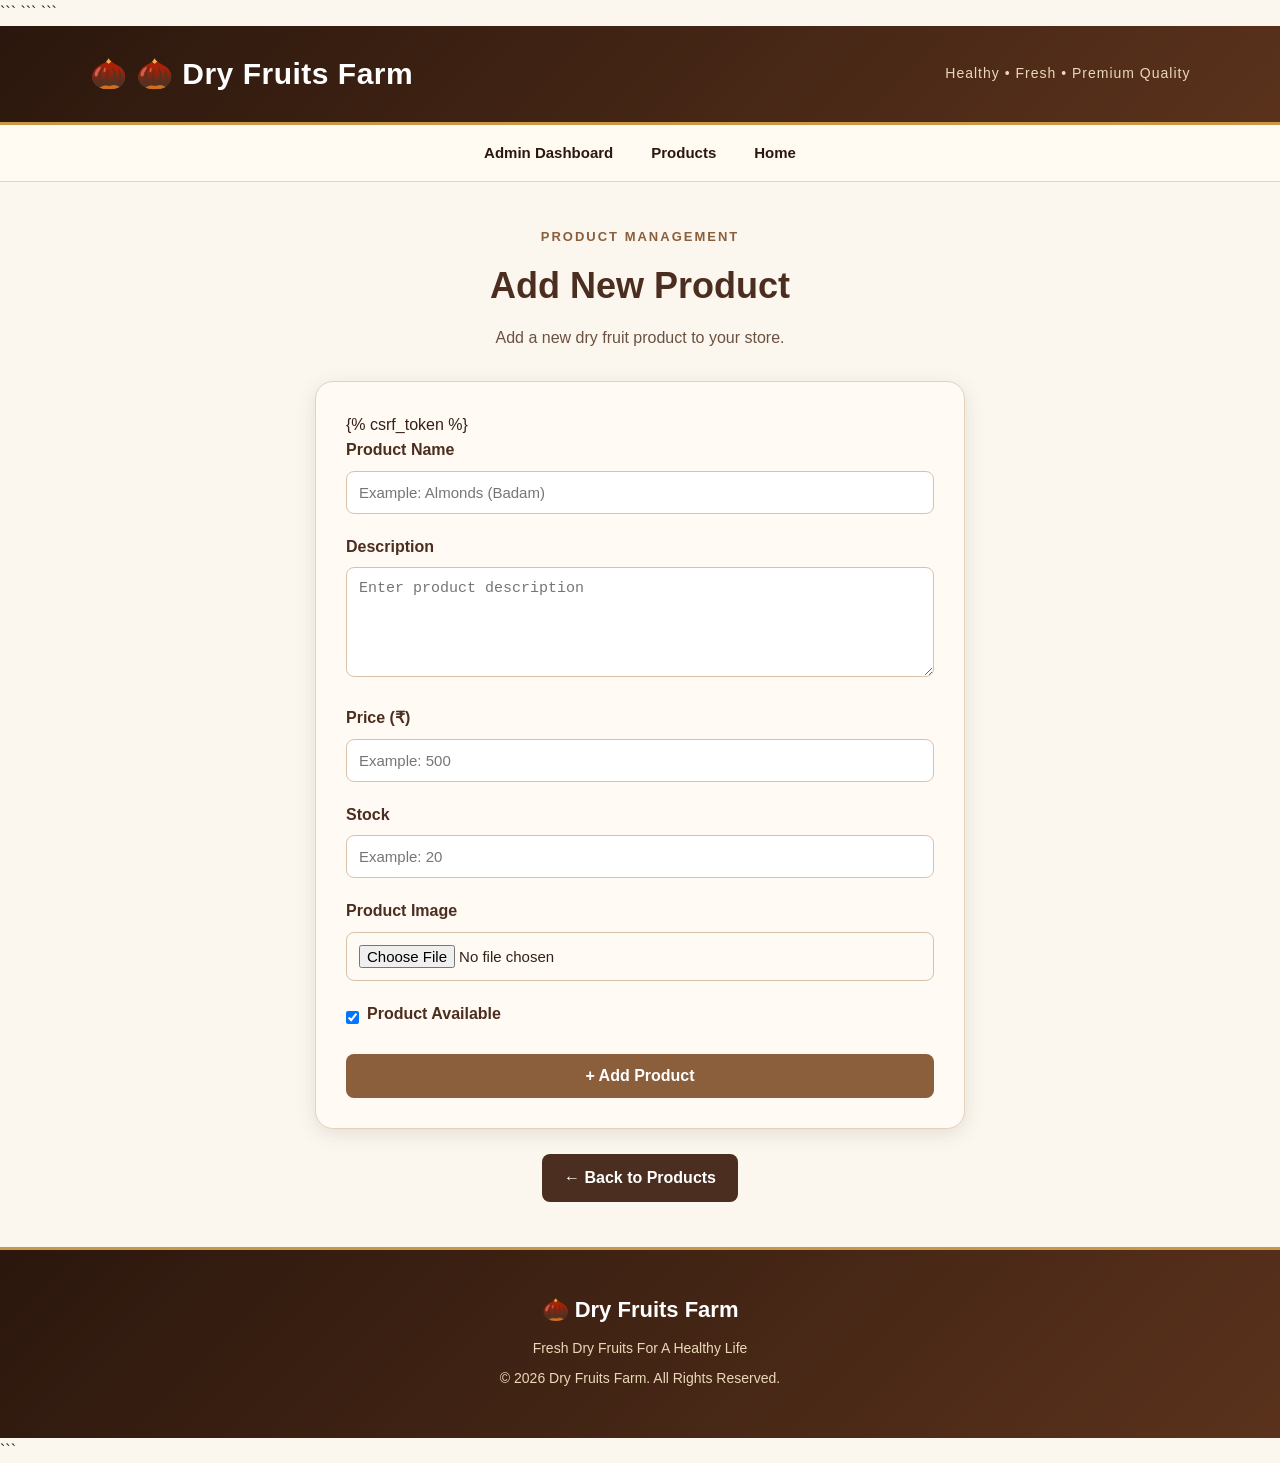
<file: frontend/add-product.html>
<!DOCTYPE html>

<html lang="en">
<head>
    <meta charset="UTF-8">
    <meta name="viewport" content="width=device-width, initial-scale=1.0">

```
<title>Add Product - Dry Fruits Farm</title>

<link rel="stylesheet" href="style.css">

<style>
    .add-product-page {
        padding: 45px 7%;
        min-height: 65vh;
    }

    .add-heading {
        text-align: center;
        margin-bottom: 30px;
    }

    .add-heading .section-title {
        color: #8b5e3c;
        font-weight: bold;
        letter-spacing: 2px;
    }

    .add-heading h1 {
        color: #4b2e1f;
        font-size: 36px;
        margin: 10px 0;
    }

    .add-heading p {
        color: #6b5140;
    }

    .product-form {
        max-width: 650px;
        margin: auto;
        background: #fffaf3;
        padding: 30px;
        border: 1px solid #e4d2bd;
        border-radius: 18px;
        box-shadow: 0 5px 20px rgba(75, 46, 31, 0.12);
    }

    .form-group {
        margin-bottom: 20px;
    }

    .form-group label {
        display: block;
        color: #4b2e1f;
        font-weight: bold;
        margin-bottom: 8px;
    }

    .form-group input,
    .form-group textarea {
        width: 100%;
        box-sizing: border-box;
        padding: 12px;
        border: 1px solid #d9c2aa;
        border-radius: 8px;
        font-size: 15px;
    }

    .form-group textarea {
        min-height: 110px;
        resize: vertical;
    }

    .form-group input:focus,
    .form-group textarea:focus {
        outline: none;
        border-color: #8b5e3c;
    }

    .checkbox-group {
        display: flex;
        align-items: center;
        gap: 8px;
    }

    .checkbox-group input {
        width: auto;
    }

    .save-btn {
        width: 100%;
        background: #8b5e3c;
        color: white;
        border: none;
        padding: 13px;
        border-radius: 8px;
        font-size: 16px;
        font-weight: bold;
        cursor: pointer;
    }

    .save-btn:hover {
        background: #4b2e1f;
    }

    .back-btn {
        display: block;
        width: fit-content;
        margin: 25px auto 0;
        background: #4b2e1f;
        color: white;
        text-decoration: none;
        padding: 11px 22px;
        border-radius: 8px;
        font-weight: bold;
    }

    .back-btn:hover {
        background: #8b5e3c;
    }
</style>
```

</head>

<body>

```
<header class="header">
    <div class="logo">🌰 Dry Fruits Farm</div>

    <p class="tagline">
        Healthy • Fresh • Premium Quality
    </p>
</header>

<nav class="navbar">
    <a href="/admin-dashboard/">Admin Dashboard</a>
    <a href="/admin-products/">Products</a>
    <a href="/">Home</a>
</nav>

<section class="add-product-page">

    <div class="add-heading">

        <p class="section-title">PRODUCT MANAGEMENT</p>

        <h1>Add New Product</h1>

        <p>
            Add a new dry fruit product to your store.
        </p>

    </div>

    <form
        class="product-form"
        method="POST"
        action="/admin-products/add/"
        enctype="multipart/form-data"
    >

        {% csrf_token %}

        <div class="form-group">

            <label for="name">
                Product Name
            </label>

            <input
                type="text"
                id="name"
                name="name"
                placeholder="Example: Almonds (Badam)"
                required
            >

        </div>

        <div class="form-group">

            <label for="description">
                Description
            </label>

            <textarea
                id="description"
                name="description"
                placeholder="Enter product description"
                required
            ></textarea>

        </div>

        <div class="form-group">

            <label for="price">
                Price (₹)
            </label>

            <input
                type="number"
                id="price"
                name="price"
                step="0.01"
                min="0"
                placeholder="Example: 500"
                required
            >

        </div>

        <div class="form-group">

            <label for="stock">
                Stock
            </label>

            <input
                type="number"
                id="stock"
                name="stock"
                min="0"
                placeholder="Example: 20"
                required
            >

        </div>

        <div class="form-group">

            <label for="image">
                Product Image
            </label>

            <input
                type="file"
                id="image"
                name="image"
                accept="image/*"
            >

        </div>

        <div class="form-group checkbox-group">

            <input
                type="checkbox"
                id="available"
                name="available"
                checked
            >

            <label for="available">
                Product Available
            </label>

        </div>

        <button
            type="submit"
            class="save-btn"
        >
            + Add Product
        </button>

    </form>

    <a
        href="/admin-products/"
        class="back-btn"
    >
        ← Back to Products
    </a>

</section>

<footer>

    <h3>🌰 Dry Fruits Farm</h3>

    <p>Fresh Dry Fruits For A Healthy Life</p>

    <p>© 2026 Dry Fruits Farm. All Rights Reserved.</p>

</footer>
```

</body>
</html>
</file>
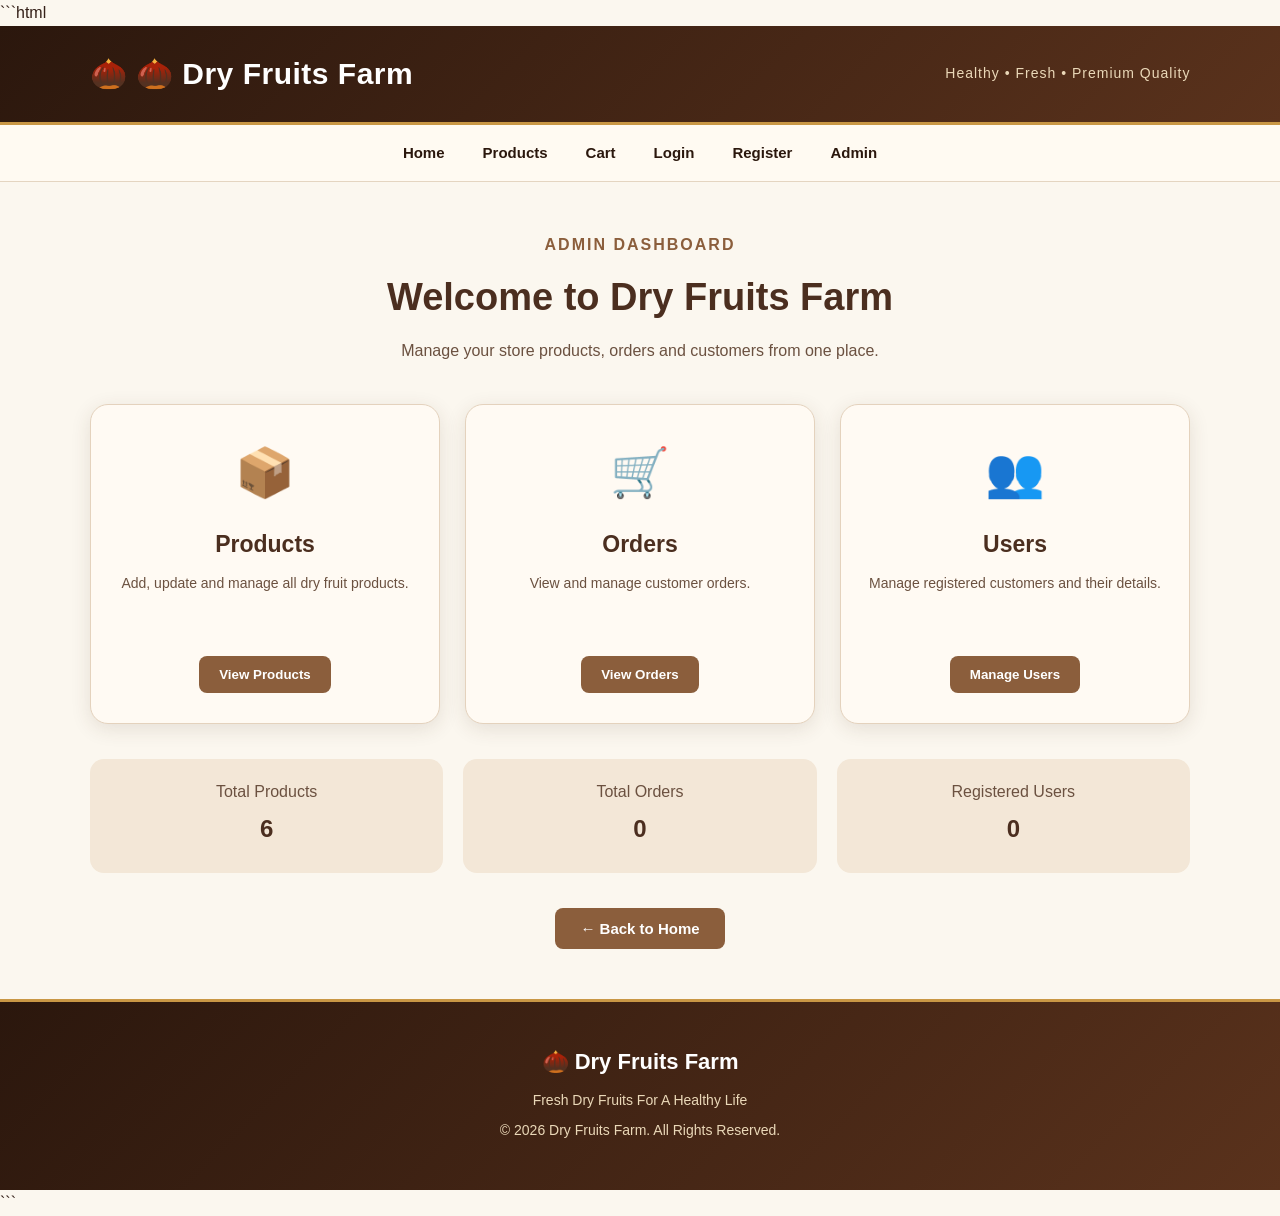
<file: frontend/admin.html>
```html
<!DOCTYPE html>
<html lang="en">
<head>
    <meta charset="UTF-8">
    <meta name="viewport" content="width=device-width, initial-scale=1.0">

    <title>Admin Dashboard - Dry Fruits Farm</title>

    <link rel="stylesheet" href="style.css">

    <style>
        .admin-dashboard {
            padding: 50px 7%;
            min-height: 65vh;
        }

        .admin-welcome {
            text-align: center;
            margin-bottom: 40px;
        }

        .admin-welcome .section-title {
            color: #8b5e3c;
            font-weight: bold;
            letter-spacing: 2px;
            margin-bottom: 8px;
        }

        .admin-welcome h1 {
            color: #4b2e1f;
            font-size: 38px;
            margin: 10px 0;
        }

        .admin-welcome p {
            color: #6b5140;
            font-size: 16px;
        }

        .admin-cards {
            display: grid;
            grid-template-columns: repeat(3, 1fr);
            gap: 25px;
            max-width: 1100px;
            margin: auto;
        }

        .admin-card {
            background: #fffaf3;
            border: 1px solid #e4d2bd;
            border-radius: 18px;
            padding: 30px 25px;
            text-align: center;
            box-shadow: 0 5px 20px rgba(75, 46, 31, 0.12);
            transition: 0.3s;
        }

        .admin-card:hover {
            transform: translateY(-6px);
            box-shadow: 0 10px 25px rgba(75, 46, 31, 0.18);
        }

        .admin-icon {
            font-size: 48px;
            margin-bottom: 15px;
        }

        .admin-card h3 {
            color: #4b2e1f;
            font-size: 23px;
            margin-bottom: 10px;
        }

        .admin-card p {
            color: #6b5140;
            min-height: 48px;
            line-height: 1.5;
        }

        .admin-card button {
            background: #8b5e3c;
            color: white;
            border: none;
            border-radius: 8px;
            padding: 11px 20px;
            font-weight: bold;
            cursor: pointer;
            margin-top: 15px;
        }

        .admin-card button:hover {
            background: #4b2e1f;
        }

        .admin-stats {
            display: grid;
            grid-template-columns: repeat(3, 1fr);
            gap: 20px;
            max-width: 1100px;
            margin: 35px auto 0;
        }

        .stat-box {
            background: #f3e7d7;
            border-radius: 14px;
            padding: 20px;
            text-align: center;
        }

        .stat-box h2 {
            color: #4b2e1f;
            margin: 5px 0;
        }

        .stat-box p {
            color: #6b5140;
            margin: 0;
        }

        .back-home {
            text-align: center;
            margin-top: 35px;
        }

        .back-home button {
            background: #8b5e3c;
            color: white;
            border: none;
            border-radius: 8px;
            padding: 12px 25px;
            font-weight: bold;
            cursor: pointer;
            font-size: 15px;
        }

        .back-home button:hover {
            background: #4b2e1f;
        }

        @media (max-width: 800px) {
            .admin-cards,
            .admin-stats {
                grid-template-columns: 1fr;
            }

            .admin-welcome h1 {
                font-size: 30px;
            }
        }
    </style>
</head>

<body>

    <header class="header">
        <div class="logo">🌰 Dry Fruits Farm</div>

        <p class="tagline">
            Healthy • Fresh • Premium Quality
        </p>
    </header>


    <nav class="navbar">
        <a href="/">Home</a>
        <a href="/products/">Products</a>
        <a href="/cart/">Cart</a>
        <a href="/login/">Login</a>
        <a href="/register/">Register</a>
        <a href="/admin/">Admin</a>
    </nav>


    <section class="admin-dashboard">

        <div class="admin-welcome">

            <p class="section-title">ADMIN DASHBOARD</p>

            <h1>Welcome to Dry Fruits Farm</h1>

            <p>
                Manage your store products, orders and customers from one place.
            </p>

        </div>


        <div class="admin-cards">

            <div class="admin-card">

                <div class="admin-icon">📦</div>

                <h3>Products</h3>

                <p>
                    Add, update and manage all dry fruit products.
                </p>

                <button onclick="window.location.href='/products/'">
                    View Products
                </button>

            </div>


            <div class="admin-card">

                <div class="admin-icon">🛒</div>

                <h3>Orders</h3>

                <p>
                    View and manage customer orders.
                </p>

                <button onclick="alert('Order management will be added soon.')">
                    View Orders
                </button>

            </div>


            <div class="admin-card">

                <div class="admin-icon">👥</div>

                <h3>Users</h3>

                <p>
                    Manage registered customers and their details.
                </p>

                <button onclick="alert('User management will be added soon.')">
                    Manage Users
                </button>

            </div>

        </div>


        <div class="admin-stats">

            <div class="stat-box">
                <p>Total Products</p>
                <h2>6</h2>
            </div>

            <div class="stat-box">
                <p>Total Orders</p>
                <h2>0</h2>
            </div>

            <div class="stat-box">
                <p>Registered Users</p>
                <h2>0</h2>
            </div>

        </div>


        <div class="back-home">
            <button onclick="window.location.href='/'">
                ← Back to Home
            </button>
        </div>

    </section>


    <footer>

        <h3>🌰 Dry Fruits Farm</h3>

        <p>Fresh Dry Fruits For A Healthy Life</p>

        <p>© 2026 Dry Fruits Farm. All Rights Reserved.</p>

    </footer>

</body>
</html>
```
</file>
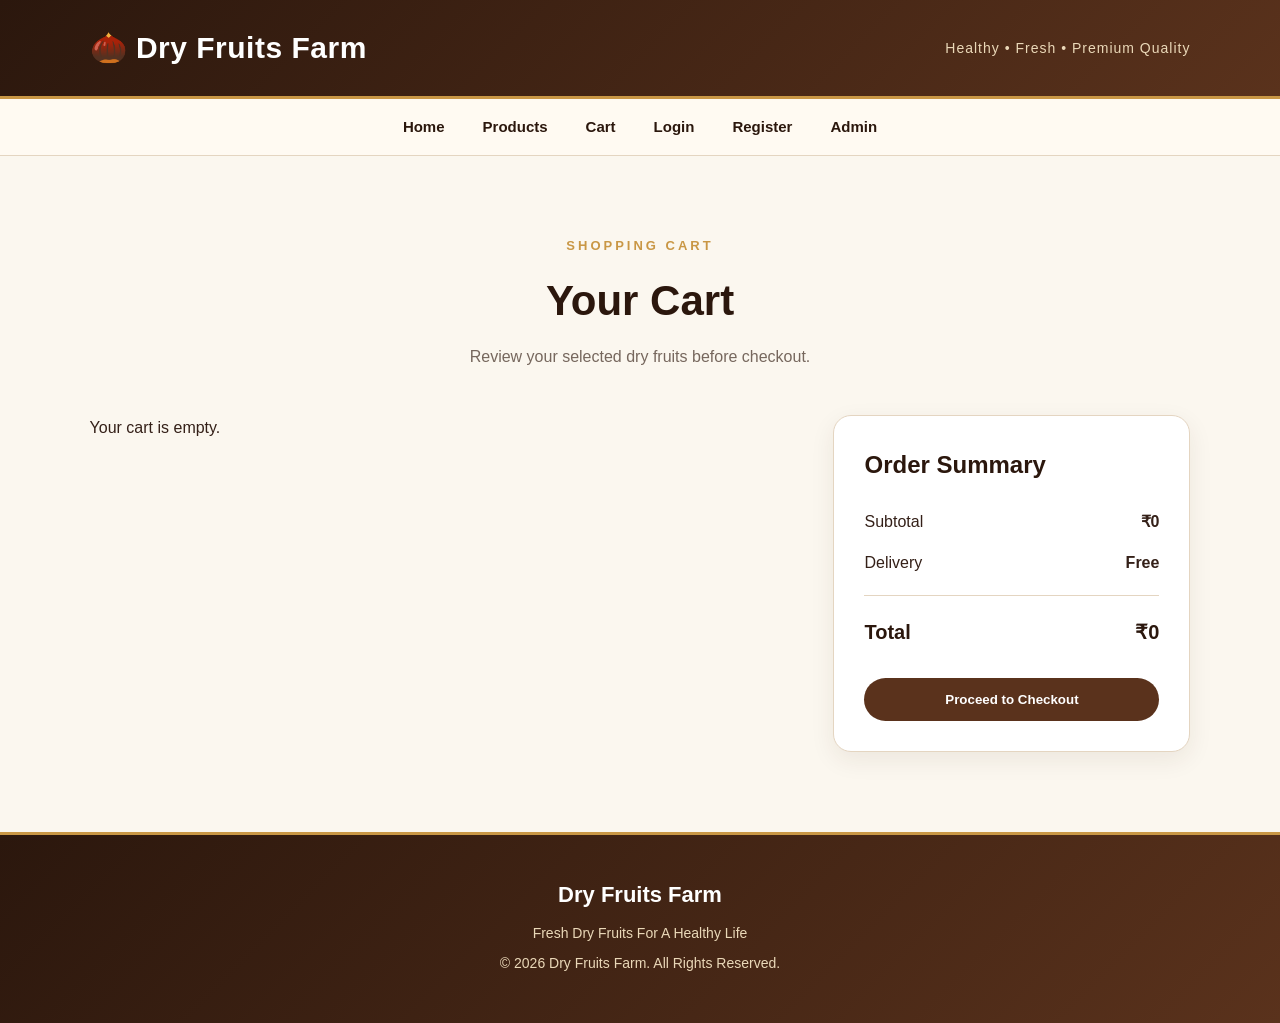
<file: frontend/cart.html>
<!DOCTYPE html>
<html lang="en">
<head>
    <meta charset="UTF-8">
    <meta name="viewport" content="width=device-width, initial-scale=1.0">

    <title>Cart - Dry Fruits Farm</title>

    <link rel="stylesheet" href="style.css">
</head>

<body>

    <header class="header">
        <div class="logo">Dry Fruits Farm</div>

        <p class="tagline">
            Healthy • Fresh • Premium Quality
        </p>
    </header>


    <nav class="navbar">
        <a href="index.html">Home</a>
        <a href="products.html">Products</a>
        <a href="cart.html">Cart</a>
        <a href="login.html">Login</a>
        <a href="register.html">Register</a>
        <a href="admin.html">Admin</a>
    </nav>


    <section class="cart-page">

        <div class="cart-heading">

            <p class="section-title">SHOPPING CART</p>

            <h1>Your Cart</h1>

            <p>
                Review your selected dry fruits before checkout.
            </p>

        </div>


        <div class="cart-container">

            <div class="cart-items" id="cartItems">

                <!-- Products will appear here -->

            </div>


            <div class="cart-summary">

                <h2>Order Summary</h2>

                <div class="summary-row">
                    <span>Subtotal</span>
                    <span id="subtotal">₹0</span>
                </div>

                <div class="summary-row">
                    <span>Delivery</span>
                    <span>Free</span>
                </div>

                <hr>

                <div class="summary-total">
                    <span>Total</span>
                    <span id="total">₹0</span>
                </div>

                <button class="checkout-btn" onclick="checkout()">
                    Proceed to Checkout
                </button>

            </div>

        </div>

    </section>


    <footer>

        <h3>Dry Fruits Farm</h3>

        <p>Fresh Dry Fruits For A Healthy Life</p>

        <p>© 2026 Dry Fruits Farm. All Rights Reserved.</p>

    </footer>


    <script>

        function loadCart() {

            let cart = JSON.parse(localStorage.getItem("cart")) || [];

            let cartItems = document.getElementById("cartItems");

            let subtotal = 0;

            cartItems.innerHTML = "";

            if (cart.length === 0) {

                cartItems.innerHTML = `
                    <p>
                        Your cart is empty.
                    </p>
                `;

                document.getElementById("subtotal").innerText = "₹0";
                document.getElementById("total").innerText = "₹0";

                return;
            }


            cart.forEach((product, index) => {

                let price = Number(product.price);

                subtotal += price;

                cartItems.innerHTML += `

                    <div class="cart-item">

                        <div class="cart-item-image">
                            🥜
                        </div>

                        <div class="cart-item-details">

                            <h3>
                                ${product.name}
                            </h3>

                            <p>
                                ₹${price} / kg
                            </p>

                        </div>

                        <div class="quantity">
                            Quantity: 1
                        </div>

                        <div class="item-price">
                            ₹${price}
                        </div>

                        <button
                            onclick="removeItem(${index})"
                            style="margin-left:10px;"
                        >
                            Remove
                        </button>

                    </div>

                `;

            });


            document.getElementById("subtotal").innerText =
                "₹" + subtotal;

            document.getElementById("total").innerText =
                "₹" + subtotal;

        }


        function removeItem(index) {

            let cart =
                JSON.parse(localStorage.getItem("cart")) || [];

            cart.splice(index, 1);

            localStorage.setItem(
                "cart",
                JSON.stringify(cart)
            );

            loadCart();

        }


        function checkout() {

            let cart =
                JSON.parse(localStorage.getItem("cart")) || [];

            if (cart.length === 0) {

                alert("Your cart is empty!");

                return;
            }

            alert("Proceeding to checkout!");

        }


        loadCart();

    </script>

</body>
</html>
</file>
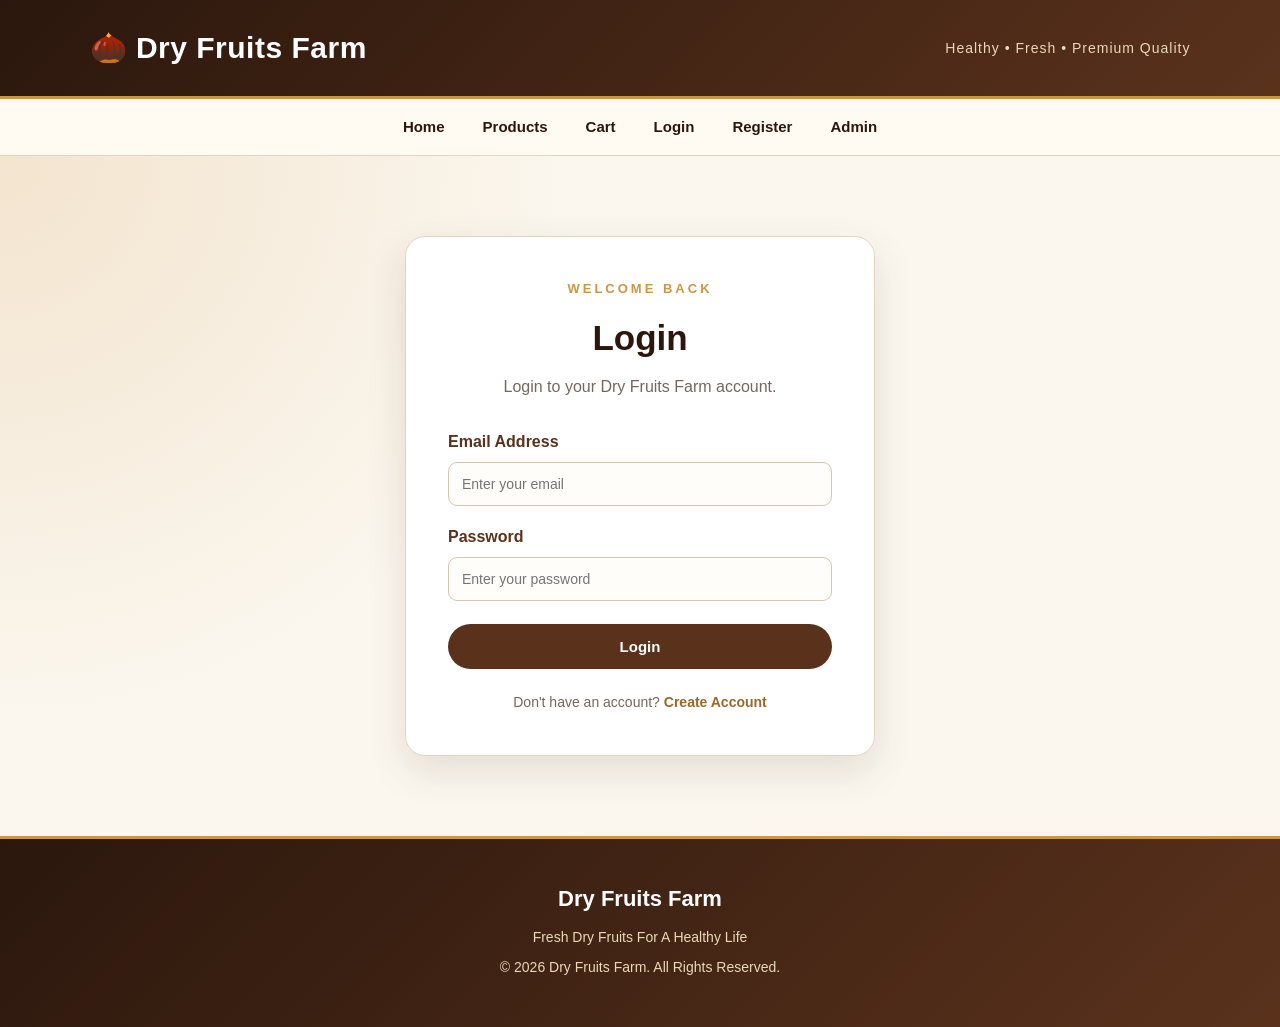
<file: frontend/login.html>
<!DOCTYPE html>
<html lang="en">
<head>
    <meta charset="UTF-8">
    <meta name="viewport" content="width=device-width, initial-scale=1.0">

    <title>Login - Dry Fruits Farm</title>

    <link rel="stylesheet" href="style.css">
</head>

<body>

    <header class="header">
        <div class="logo">Dry Fruits Farm</div>

        <p class="tagline">
            Healthy • Fresh • Premium Quality
        </p>
    </header>


    <nav class="navbar">
        <a href="index.html">Home</a>
        <a href="products.html">Products</a>
        <a href="cart.html">Cart</a>
        <a href="login.html">Login</a>
        <a href="register.html">Register</a>
        <a href="admin.html">Admin</a>
    </nav>


    <section class="auth-page">

        <div class="auth-box">

            <p class="section-title">WELCOME BACK</p>

            <h1>Login</h1>

            <p class="auth-subtitle">
                Login to your Dry Fruits Farm account.
            </p>


            <form>

                <label>Email Address</label>

                <input
                    type="email"
                    placeholder="Enter your email"
                    required
                >


                <label>Password</label>

                <input
                    type="password"
                    placeholder="Enter your password"
                    required
                >


                <button type="submit" class="auth-btn">
                    Login
                </button>

            </form>


            <p class="auth-link">
                Don't have an account?
                <a href="register.html">Create Account</a>
            </p>

        </div>

    </section>


    <footer>

        <h3>Dry Fruits Farm</h3>

        <p>Fresh Dry Fruits For A Healthy Life</p>

        <p>© 2026 Dry Fruits Farm. All Rights Reserved.</p>

    </footer>

</body>
</html>
</file>
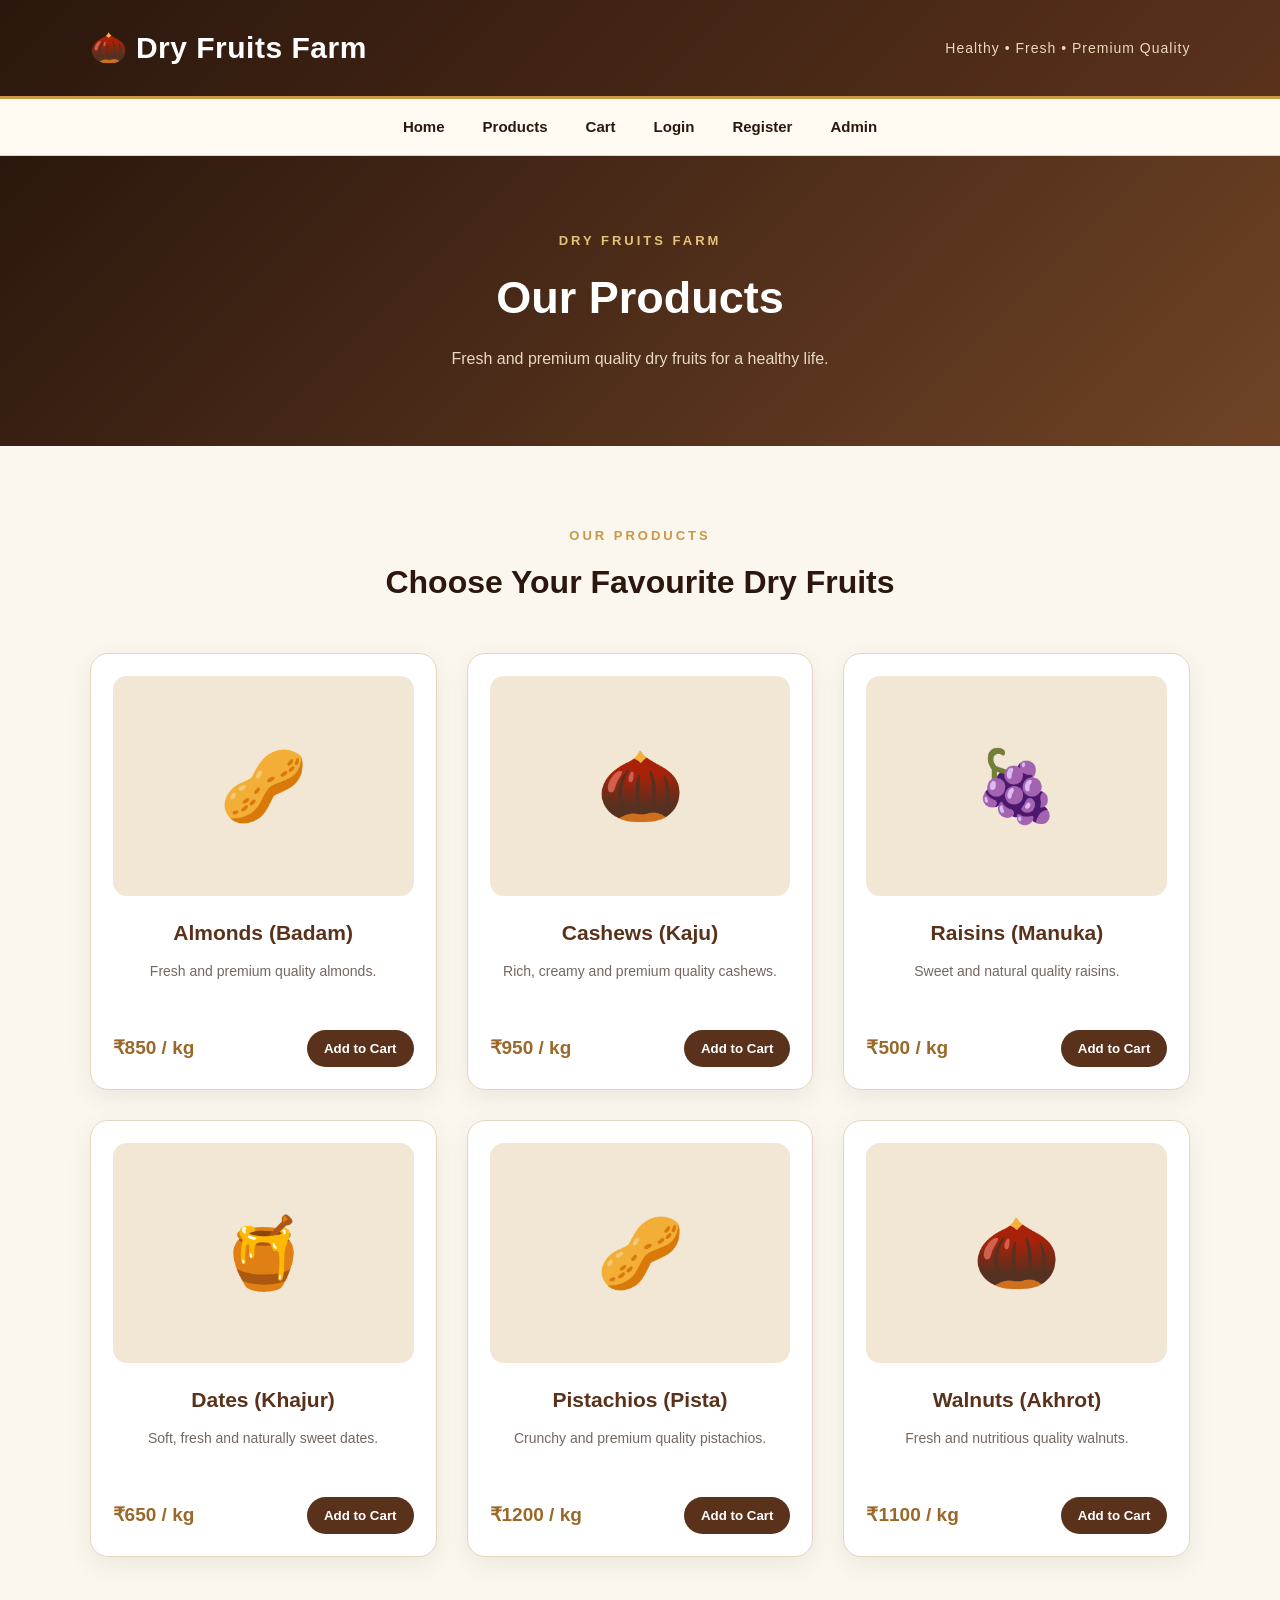
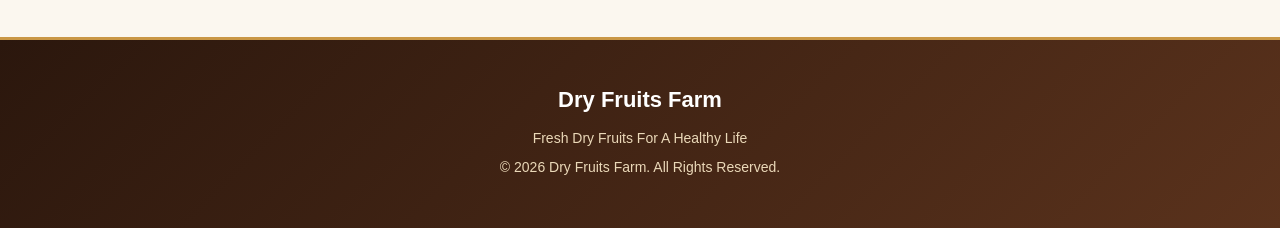
<file: frontend/products.html>
<!DOCTYPE html>
<html lang="en">
<head>
    <meta charset="UTF-8">
    <meta name="viewport" content="width=device-width, initial-scale=1.0">

    <title>Products - Dry Fruits Farm</title>

    <link rel="stylesheet" href="style.css">
</head>

<body>

    <!-- Header -->
    <header class="header">

        <div class="logo">
            Dry Fruits Farm
        </div>

        <p class="tagline">
            Healthy • Fresh • Premium Quality
        </p>

    </header>


    <!-- Navigation -->
    <nav class="navbar">

        <a href="index.html">Home</a>
        <a href="products.html">Products</a>
        <a href="cart.html">Cart</a>
        <a href="login.html">Login</a>
        <a href="register.html">Register</a>
        <a href="admin.html">Admin</a>

    </nav>


    <!-- Products Hero -->
    <section class="products-hero">

        <p class="section-title">
            DRY FRUITS FARM
        </p>

        <h1>Our Products</h1>

        <p>
            Fresh and premium quality dry fruits for a healthy life.
        </p>

    </section>


    <!-- Products -->
    <section class="products-section">

        <div class="products-heading">

            <p class="section-title">
                OUR PRODUCTS
            </p>

            <h2>
                Choose Your Favourite Dry Fruits
            </h2>

        </div>


        <div class="products-container">


            <!-- Almonds -->
            <div class="product-card">

                <div class="product-image">
                    🥜
                </div>

                <h3>
                    Almonds (Badam)
                </h3>

                <p>
                    Fresh and premium quality almonds.
                </p>

                <div class="product-bottom">

                    <span class="price">
                        ₹850 / kg
                    </span>

                    <button onclick="addToCart('Almonds (Badam)')">
                        Add to Cart
                    </button>

                </div>

            </div>


            <!-- Cashews -->
            <div class="product-card">

                <div class="product-image">
                    🌰
                </div>

                <h3>
                    Cashews (Kaju)
                </h3>

                <p>
                    Rich, creamy and premium quality cashews.
                </p>

                <div class="product-bottom">

                    <span class="price">
                        ₹950 / kg
                    </span>

                    <button onclick="addToCart('Cashews (Kaju)')">
                        Add to Cart
                    </button>

                </div>

            </div>


            <!-- Raisins -->
            <div class="product-card">

                <div class="product-image">
                    🍇
                </div>

                <h3>
                    Raisins (Manuka)
                </h3>

                <p>
                    Sweet and natural quality raisins.
                </p>

                <div class="product-bottom">

                    <span class="price">
                        ₹500 / kg
                    </span>

                    <button onclick="addToCart('Raisins (Manuka)')">
                        Add to Cart
                    </button>

                </div>

            </div>


            <!-- Dates -->
            <div class="product-card">

                <div class="product-image">
                    🍯
                </div>

                <h3>
                    Dates (Khajur)
                </h3>

                <p>
                    Soft, fresh and naturally sweet dates.
                </p>

                <div class="product-bottom">

                    <span class="price">
                        ₹650 / kg
                    </span>

                    <button onclick="addToCart('Dates (Khajur)')">
                        Add to Cart
                    </button>

                </div>

            </div>


            <!-- Pistachios -->
            <div class="product-card">

                <div class="product-image">
                    🥜
                </div>

                <h3>
                    Pistachios (Pista)
                </h3>

                <p>
                    Crunchy and premium quality pistachios.
                </p>

                <div class="product-bottom">

                    <span class="price">
                        ₹1200 / kg
                    </span>

                    <button onclick="addToCart('Pistachios (Pista)')">
                        Add to Cart
                    </button>

                </div>

            </div>


            <!-- Walnuts -->
            <div class="product-card">

                <div class="product-image">
                    🌰
                </div>

                <h3>
                    Walnuts (Akhrot)
                </h3>

                <p>
                    Fresh and nutritious quality walnuts.
                </p>

                <div class="product-bottom">

                    <span class="price">
                        ₹1100 / kg
                    </span>

                    <button onclick="addToCart('Walnuts (Akhrot)')">
                        Add to Cart
                    </button>

                </div>

            </div>

        </div>

    </section>


    <!-- Footer -->
    <footer>

        <h3>
            Dry Fruits Farm
        </h3>

        <p>
            Fresh Dry Fruits For A Healthy Life
        </p>

        <p>
            © 2026 Dry Fruits Farm. All Rights Reserved.
        </p>

    </footer>


    <script>

        function addToCart(productName) {

            alert(productName + " added to cart!");

        }

    </script>

</body>
</html>
</file>
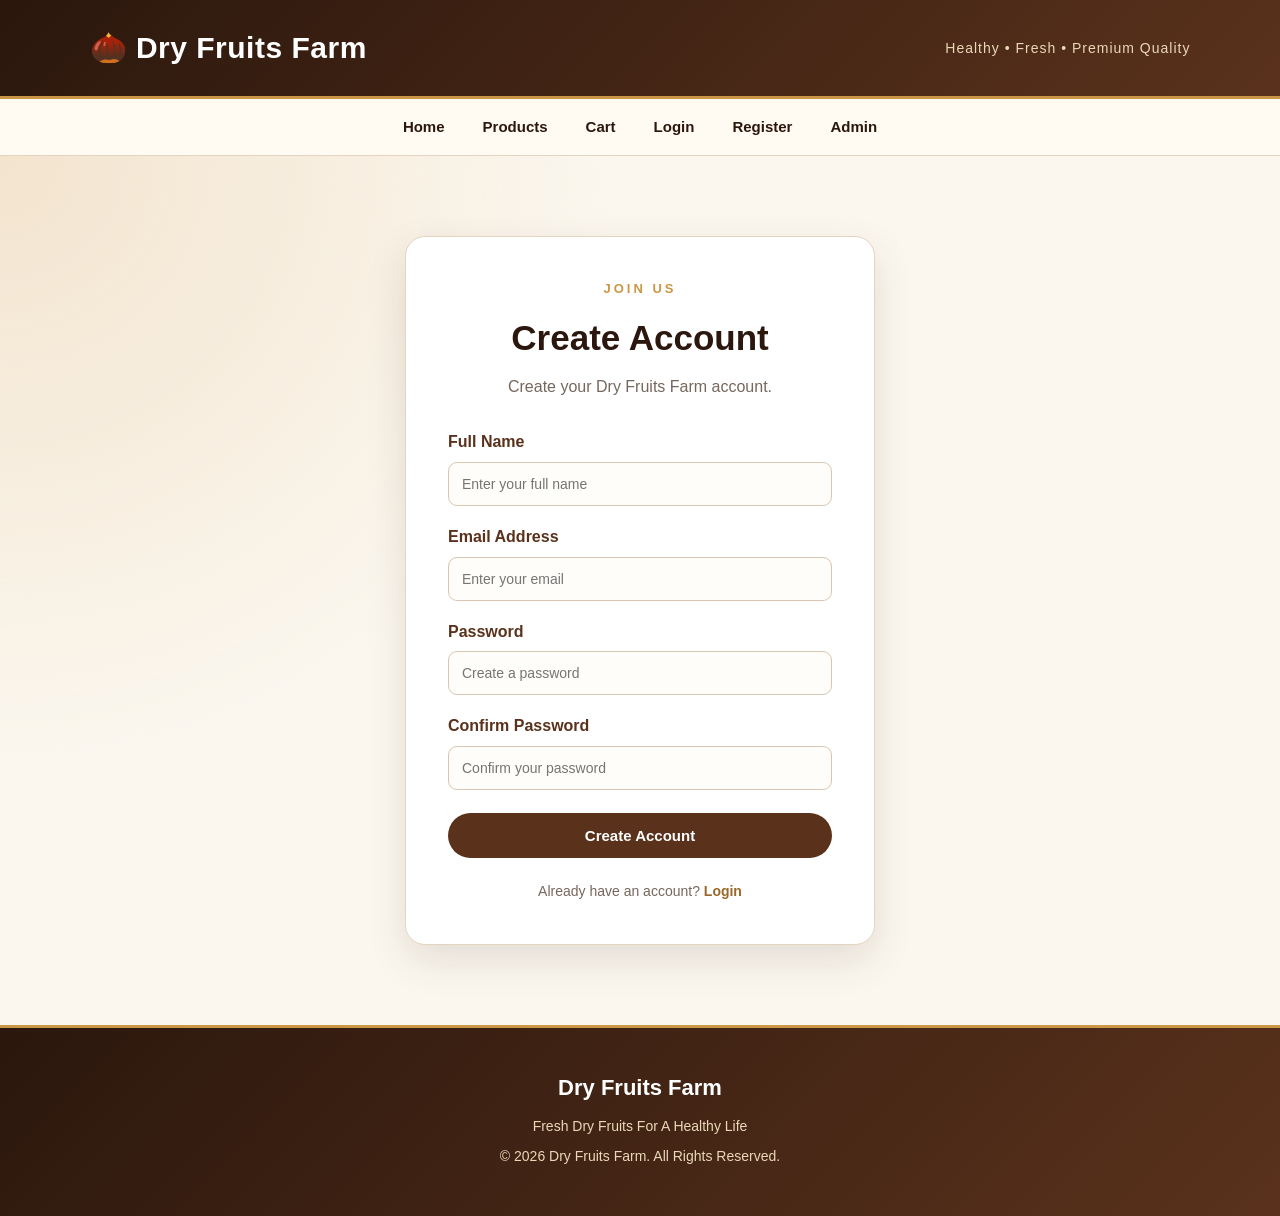
<file: frontend/register.html>
<!DOCTYPE html>
<html lang="en">
<head>
    <meta charset="UTF-8">
    <meta name="viewport" content="width=device-width, initial-scale=1.0">

    <title>Register - Dry Fruits Farm</title>

    <link rel="stylesheet" href="style.css">
</head>

<body>

    <header class="header">
        <div class="logo">Dry Fruits Farm</div>

        <p class="tagline">
            Healthy • Fresh • Premium Quality
        </p>
    </header>


    <nav class="navbar">
        <a href="index.html">Home</a>
        <a href="products.html">Products</a>
        <a href="cart.html">Cart</a>
        <a href="login.html">Login</a>
        <a href="register.html">Register</a>
        <a href="admin.html">Admin</a>
    </nav>


    <section class="auth-page">

        <div class="auth-box">

            <p class="section-title">JOIN US</p>

            <h1>Create Account</h1>

            <p class="auth-subtitle">
                Create your Dry Fruits Farm account.
            </p>


            <form>

                <label>Full Name</label>

                <input
                    type="text"
                    placeholder="Enter your full name"
                    required
                >


                <label>Email Address</label>

                <input
                    type="email"
                    placeholder="Enter your email"
                    required
                >


                <label>Password</label>

                <input
                    type="password"
                    placeholder="Create a password"
                    required
                >


                <label>Confirm Password</label>

                <input
                    type="password"
                    placeholder="Confirm your password"
                    required
                >


                <button type="submit" class="auth-btn">
                    Create Account
                </button>

            </form>


            <p class="auth-link">
                Already have an account?
                <a href="login.html">Login</a>
            </p>

        </div>

    </section>


    <footer>

        <h3>Dry Fruits Farm</h3>

        <p>Fresh Dry Fruits For A Healthy Life</p>

        <p>© 2026 Dry Fruits Farm. All Rights Reserved.</p>

    </footer>

</body>
</html>
</file>
<file: frontend/style.css>
/* =========================================
   DRY FRUITS FARM - PREMIUM DESIGN
========================================= */

* {
    margin: 0;
    padding: 0;
    box-sizing: border-box;
}

:root {
    --brown-dark: #2b170d;
    --brown: #5a321c;
    --brown-light: #8a5634;
    --gold: #c99745;
    --gold-light: #e4c27a;
    --cream: #fbf7ef;
    --cream-dark: #f2e7d5;
    --white: #ffffff;
    --text: #342018;
    --muted: #76675d;
    --border: #e4d5c1;
}

html {
    scroll-behavior: smooth;
}

body {
    font-family: Arial, sans-serif;
    background: var(--cream);
    color: var(--text);
    line-height: 1.6;
}

a {
    text-decoration: none;
}


/* =========================================
   HEADER
========================================= */

.header {
    background: linear-gradient(135deg, #2b170d, #5a321c);
    color: white;
    padding: 24px 7%;
    display: flex;
    align-items: center;
    justify-content: space-between;
    border-bottom: 3px solid var(--gold);
}

.logo {
    font-size: 30px;
    font-weight: 800;
    letter-spacing: 0.5px;
}

.logo::before {
    content: "🌰 ";
}

.tagline {
    font-size: 14px;
    color: #ead8b8;
    letter-spacing: 1px;
}


/* =========================================
   NAVIGATION
========================================= */

.navbar {
    background: #fffaf2;
    padding: 16px 7%;
    display: flex;
    justify-content: center;
    align-items: center;
    gap: 38px;
    border-bottom: 1px solid var(--border);
    position: sticky;
    top: 0;
    z-index: 1000;
}

.navbar a {
    position: relative;
    color: var(--brown-dark);
    font-weight: 700;
    font-size: 15px;
    transition: 0.3s ease;
}

.navbar a::after {
    content: "";
    position: absolute;
    left: 0;
    bottom: -7px;
    width: 0;
    height: 2px;
    background: var(--gold);
    transition: 0.3s ease;
}

.navbar a:hover {
    color: var(--brown-light);
}

.navbar a:hover::after {
    width: 100%;
}


/* =========================================
   HOME HERO
========================================= */

.hero {
    min-height: 560px;
    display: flex;
    align-items: center;
    justify-content: center;
    text-align: center;
    padding: 80px 20px;

    background:
        linear-gradient(
            rgba(43, 23, 13, 0.78),
            rgba(43, 23, 13, 0.78)
        ),
        url("https://images.unsplash.com/photo-1599599810694-b5ac9e5c4f5d?auto=format&fit=crop&w=1600&q=80");

    background-size: cover;
    background-position: center;

    color: white;
}

.hero-content {
    max-width: 800px;
}

.small-title {
    color: var(--gold-light);
    font-size: 14px;
    font-weight: bold;
    letter-spacing: 4px;
    margin-bottom: 20px;
}

.hero h1 {
    font-size: 56px;
    line-height: 1.12;
    margin-bottom: 22px;
    font-weight: 800;
}

.hero-content > p:not(.small-title) {
    font-size: 18px;
    line-height: 1.8;
    color: #f4eadc;
}

.shop-btn {
    display: inline-block;
    margin-top: 32px;
    padding: 14px 34px;
    background: linear-gradient(135deg, var(--gold), #a8752c);
    color: white;
    border-radius: 30px;
    font-weight: bold;
    letter-spacing: 0.5px;
    box-shadow: 0 8px 22px rgba(0, 0, 0, 0.25);
    transition: 0.3s ease;
}

.shop-btn:hover {
    transform: translateY(-3px);
    background: linear-gradient(135deg, #dfb65e, #b98232);
    box-shadow: 0 12px 28px rgba(0, 0, 0, 0.3);
}


/* =========================================
   COMMON SECTION
========================================= */

.section-title {
    color: var(--gold);
    font-size: 13px;
    font-weight: 800;
    letter-spacing: 3px;
    margin-bottom: 10px;
}

.categories h2,
.why-us h2 {
    font-size: 36px;
    color: var(--brown-dark);
    margin-bottom: 45px;
}


/* =========================================
   CATEGORIES
========================================= */

.categories {
    padding: 85px 7%;
    text-align: center;
    background: var(--cream);
}

.category-container {
    display: grid;
    grid-template-columns: repeat(4, 1fr);
    gap: 25px;
}

.category-card {
    background: white;
    padding: 35px 22px;
    border: 1px solid var(--border);
    border-radius: 18px;
    box-shadow: 0 8px 25px rgba(70, 40, 20, 0.08);
    transition: 0.35s ease;
}

.category-card:hover {
    transform: translateY(-9px);
    border-color: var(--gold);
    box-shadow: 0 15px 35px rgba(70, 40, 20, 0.15);
}

.category-icon {
    width: 85px;
    height: 85px;
    margin: 0 auto 18px;
    display: flex;
    align-items: center;
    justify-content: center;
    background: var(--cream-dark);
    border-radius: 50%;
    font-size: 48px;
}

.category-card h3 {
    color: var(--brown);
    font-size: 20px;
    margin-bottom: 8px;
}

.category-card p {
    color: var(--muted);
    font-size: 14px;
}


/* =========================================
   WHY US
========================================= */

.why-us {
    background: linear-gradient(135deg, #f0e2ce, #f8f0e3);
    padding: 85px 7%;
    text-align: center;
}

.why-container {
    display: grid;
    grid-template-columns: repeat(3, 1fr);
    gap: 28px;
}

.why-card {
    background: white;
    padding: 35px 28px;
    border-radius: 18px;
    border: 1px solid var(--border);
    box-shadow: 0 8px 25px rgba(70, 40, 20, 0.08);
    transition: 0.3s ease;
}

.why-card:hover {
    transform: translateY(-7px);
    border-color: var(--gold);
}

.why-card h3 {
    color: var(--brown);
    margin-bottom: 12px;
    font-size: 20px;
}

.why-card p {
    color: var(--muted);
}


/* =========================================
   PRODUCTS HERO
========================================= */

.products-hero {
    background:
        linear-gradient(135deg, #2b170d, #704326);
    color: white;
    text-align: center;
    padding: 75px 20px;
}

.products-hero .section-title {
    color: var(--gold-light);
}

.products-hero h1 {
    font-size: 45px;
    margin-bottom: 12px;
}

.products-hero > p:last-child {
    color: #ead8c5;
}


/* =========================================
   PRODUCTS
========================================= */

.products-section {
    padding: 80px 7%;
}

.products-heading {
    text-align: center;
    margin-bottom: 45px;
}

.products-heading h2 {
    font-size: 32px;
    color: var(--brown-dark);
}

.products-container {
    display: grid;
    grid-template-columns: repeat(3, 1fr);
    gap: 30px;
}

.product-card {
    background: white;
    padding: 22px;
    border-radius: 18px;
    border: 1px solid var(--border);
    box-shadow: 0 8px 25px rgba(70, 40, 20, 0.08);
    text-align: center;
    transition: 0.35s ease;
    overflow: hidden;
}

.product-card:hover {
    transform: translateY(-8px);
    border-color: var(--gold);
    box-shadow: 0 15px 35px rgba(70, 40, 20, 0.15);
}

.product-image {
    height: 220px;
    display: flex;
    align-items: center;
    justify-content: center;
    background: var(--cream-dark);
    border-radius: 14px;
    font-size: 70px;
    margin-bottom: 20px;
    overflow: hidden;
}

.product-image img {
    width: 100%;
    height: 100%;
    object-fit: cover;
    transition: 0.4s ease;
}

.product-card:hover .product-image img {
    transform: scale(1.05);
}

.product-card h3 {
    color: var(--brown);
    font-size: 21px;
    margin-bottom: 10px;
}

.product-card > p {
    color: var(--muted);
    font-size: 14px;
    min-height: 48px;
}

.product-bottom {
    margin-top: 22px;
    display: flex;
    align-items: center;
    justify-content: space-between;
    gap: 10px;
}

.price {
    color: #9a6829;
    font-size: 19px;
    font-weight: 800;
}

.product-bottom button,
.admin-card button {
    border: none;
    background: var(--brown);
    color: white;
    padding: 11px 17px;
    border-radius: 25px;
    cursor: pointer;
    font-weight: bold;
    transition: 0.3s ease;
}

.product-bottom button:hover,
.admin-card button:hover {
    background: var(--gold);
    transform: translateY(-2px);
}


/* =========================================
   CART
========================================= */

.cart-page {
    padding: 80px 7%;
    min-height: 600px;
}

.cart-heading {
    text-align: center;
    margin-bottom: 45px;
}

.cart-heading h1 {
    font-size: 42px;
    margin-bottom: 10px;
    color: var(--brown-dark);
}

.cart-heading > p:last-child {
    color: var(--muted);
}

.cart-container {
    display: grid;
    grid-template-columns: 2fr 1fr;
    gap: 30px;
    align-items: start;
}

.cart-items {
    display: flex;
    flex-direction: column;
    gap: 18px;
}

.cart-item {
    background: white;
    padding: 22px;
    border: 1px solid var(--border);
    border-radius: 16px;
    display: flex;
    align-items: center;
    gap: 20px;
    box-shadow: 0 6px 20px rgba(70, 40, 20, 0.06);
}

.cart-item-image {
    width: 95px;
    height: 95px;
    background: var(--cream-dark);
    border-radius: 14px;
    display: flex;
    align-items: center;
    justify-content: center;
    font-size: 45px;
}

.cart-item-details {
    flex: 1;
}

.cart-item-details h3 {
    color: var(--brown);
    margin-bottom: 5px;
}

.cart-item-details p {
    color: #9a6829;
    font-weight: bold;
}

.quantity {
    color: var(--muted);
    font-size: 14px;
}

.item-price {
    color: var(--brown-dark);
    font-size: 18px;
    font-weight: bold;
}

.cart-summary {
    background: white;
    padding: 30px;
    border: 1px solid var(--border);
    border-radius: 18px;
    box-shadow: 0 8px 25px rgba(70, 40, 20, 0.08);
}

.cart-summary h2 {
    margin-bottom: 25px;
    color: var(--brown-dark);
}

.summary-row,
.summary-total {
    display: flex;
    justify-content: space-between;
    margin-bottom: 15px;
}

.summary-row span:last-child {
    font-weight: bold;
}

.cart-summary hr {
    border: none;
    border-top: 1px solid var(--border);
    margin: 20px 0;
}

.summary-total {
    font-size: 20px;
    font-weight: bold;
    color: var(--brown-dark);
}

.checkout-btn {
    width: 100%;
    border: none;
    padding: 14px;
    margin-top: 15px;
    background: var(--brown);
    color: white;
    border-radius: 28px;
    font-weight: bold;
    cursor: pointer;
    transition: 0.3s ease;
}

.checkout-btn:hover {
    background: var(--gold);
    transform: translateY(-2px);
}


/* =========================================
   LOGIN + REGISTER + CHECKOUT
========================================= */

.auth-page {
    min-height: 650px;
    padding: 80px 20px;
    display: flex;
    justify-content: center;
    align-items: center;
    background:
        radial-gradient(circle at top left, #f3e4ce, transparent 40%),
        var(--cream);
}

.auth-box {
    width: 100%;
    max-width: 470px;
    background: white;
    padding: 42px;
    border-radius: 20px;
    border: 1px solid var(--border);
    box-shadow: 0 15px 40px rgba(60, 35, 20, 0.12);
}

.auth-box .section-title {
    text-align: center;
}

.auth-box h1 {
    text-align: center;
    font-size: 35px;
    margin-bottom: 8px;
    color: var(--brown-dark);
}

.auth-subtitle {
    text-align: center;
    color: var(--muted);
    margin-bottom: 30px;
}

.auth-box form {
    display: flex;
    flex-direction: column;
}

.auth-box label {
    color: var(--brown);
    font-weight: bold;
    margin-bottom: 7px;
}

.auth-box input,
.auth-box textarea,
.auth-box select {
    width: 100%;
    padding: 13px;
    margin-bottom: 18px;
    border: 1px solid #d8c6b3;
    border-radius: 9px;
    outline: none;
    font-size: 14px;
    font-family: Arial, sans-serif;
    background: #fffdf9;
}

.auth-box input:focus,
.auth-box textarea:focus,
.auth-box select:focus {
    border-color: var(--gold);
    box-shadow: 0 0 0 3px rgba(201, 151, 69, 0.12);
}

.auth-box textarea {
    resize: vertical;
}

.auth-btn {
    border: none;
    background: var(--brown);
    color: white;
    padding: 14px;
    border-radius: 28px;
    font-weight: bold;
    cursor: pointer;
    margin-top: 5px;
    transition: 0.3s ease;
}

.auth-btn:hover {
    background: var(--gold);
    transform: translateY(-2px);
}

.auth-link {
    text-align: center;
    margin-top: 22px;
    color: var(--muted);
    font-size: 14px;
}

.auth-link a {
    color: #9a6829;
    font-weight: bold;
}

#orderTotal {
    background: var(--cream-dark);
    color: var(--brown-dark);
    padding: 15px;
    border-radius: 10px;
    border: 1px solid var(--border);
    text-align: center;
}

.auth-box .auth-btn {
    width: 100%;
    font-size: 15px;
}


/* =========================================
   ADMIN PAGE
========================================= */

.admin-page {
    min-height: 650px;
    padding: 80px 7%;
}

.admin-heading {
    text-align: center;
    margin-bottom: 45px;
}

.admin-heading h1 {
    font-size: 40px;
    margin-bottom: 10px;
    color: var(--brown-dark);
}

.admin-heading > p:last-child {
    color: var(--muted);
}

.admin-container {
    display: grid;
    grid-template-columns: repeat(3, 1fr);
    gap: 28px;
}

.admin-card {
    background: white;
    padding: 38px 25px;
    border-radius: 18px;
    border: 1px solid var(--border);
    box-shadow: 0 8px 25px rgba(70, 40, 20, 0.08);
    text-align: center;
    transition: 0.3s ease;
}

.admin-card:hover {
    transform: translateY(-7px);
    border-color: var(--gold);
}

.admin-icon {
    font-size: 55px;
    margin-bottom: 15px;
}

.admin-card h3 {
    color: var(--brown);
    font-size: 22px;
    margin-bottom: 10px;
}

.admin-card p {
    color: var(--muted);
    font-size: 14px;
    min-height: 50px;
    margin-bottom: 20px;
}


/* =========================================
   FOOTER
========================================= */

footer {
    background: linear-gradient(135deg, #2b170d, #5a321c);
    color: white;
    text-align: center;
    padding: 42px 20px;
    border-top: 3px solid var(--gold);
}

footer h3 {
    font-size: 22px;
    margin-bottom: 10px;
}

footer p {
    margin: 7px 0;
    color: #ead8b8;
    font-size: 14px;
}


/* =========================================
   RESPONSIVE
========================================= */

@media (max-width: 900px) {

    .category-container,
    .products-container,
    .admin-container {
        grid-template-columns: repeat(2, 1fr);
    }

    .cart-container {
        grid-template-columns: 1fr;
    }

    .why-container {
        grid-template-columns: 1fr;
    }

    .hero h1 {
        font-size: 46px;
    }
}


@media (max-width: 600px) {

    .header {
        flex-direction: column;
        gap: 10px;
        text-align: center;
    }

    .logo {
        font-size: 25px;
    }

    .navbar {
        gap: 18px;
        flex-wrap: wrap;
        padding: 14px 5%;
    }

    .hero {
        min-height: 500px;
        padding: 60px 20px;
    }

    .hero h1 {
        font-size: 35px;
    }

    .hero-content > p:not(.small-title) {
        font-size: 15px;
    }

    .categories,
    .why-us,
    .products-section,
    .cart-page,
    .admin-page {
        padding: 60px 5%;
    }

    .categories h2,
    .why-us h2 {
        font-size: 29px;
    }

    .category-container,
    .products-container,
    .admin-container {
        grid-template-columns: 1fr;
    }

    .products-hero h1,
    .cart-heading h1,
    .admin-heading h1 {
        font-size: 32px;
    }

    .cart-item {
        flex-wrap: wrap;
    }

    .auth-box {
        padding: 30px 22px;
    }
}
</file>
